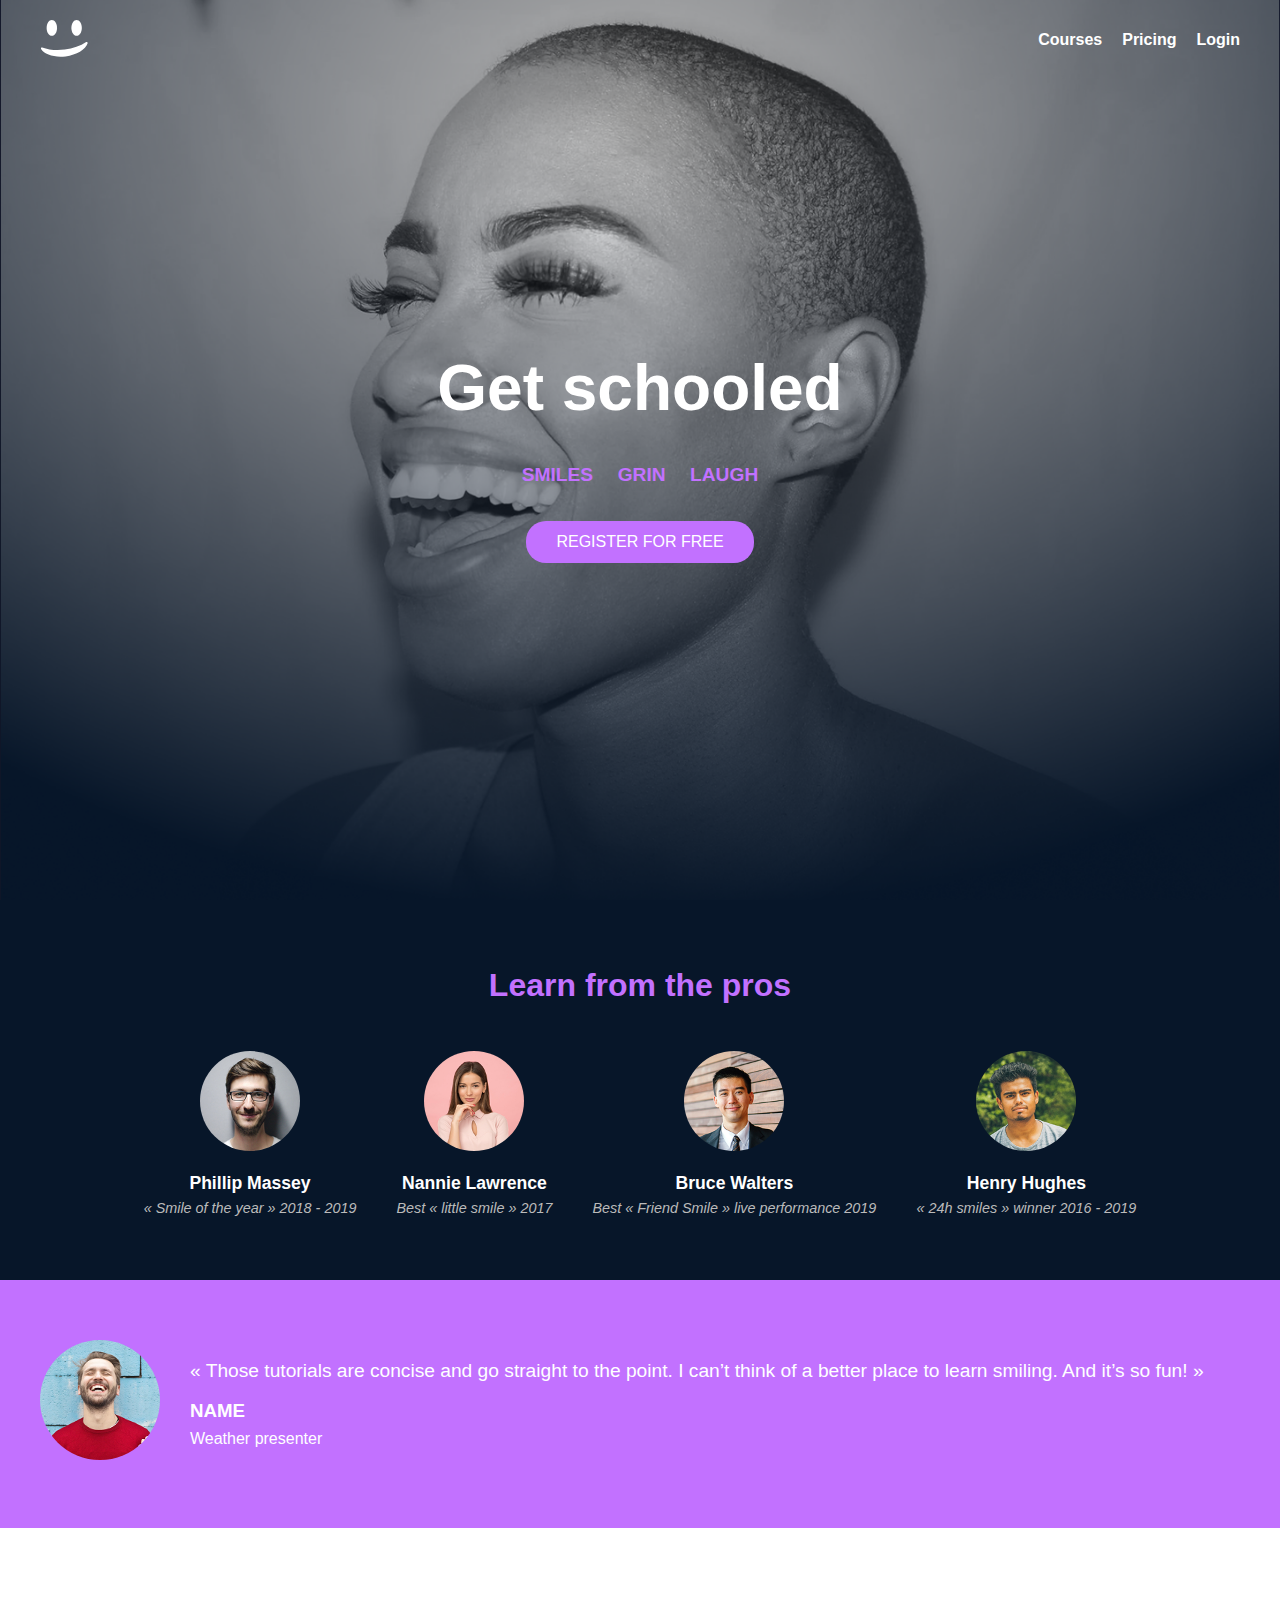
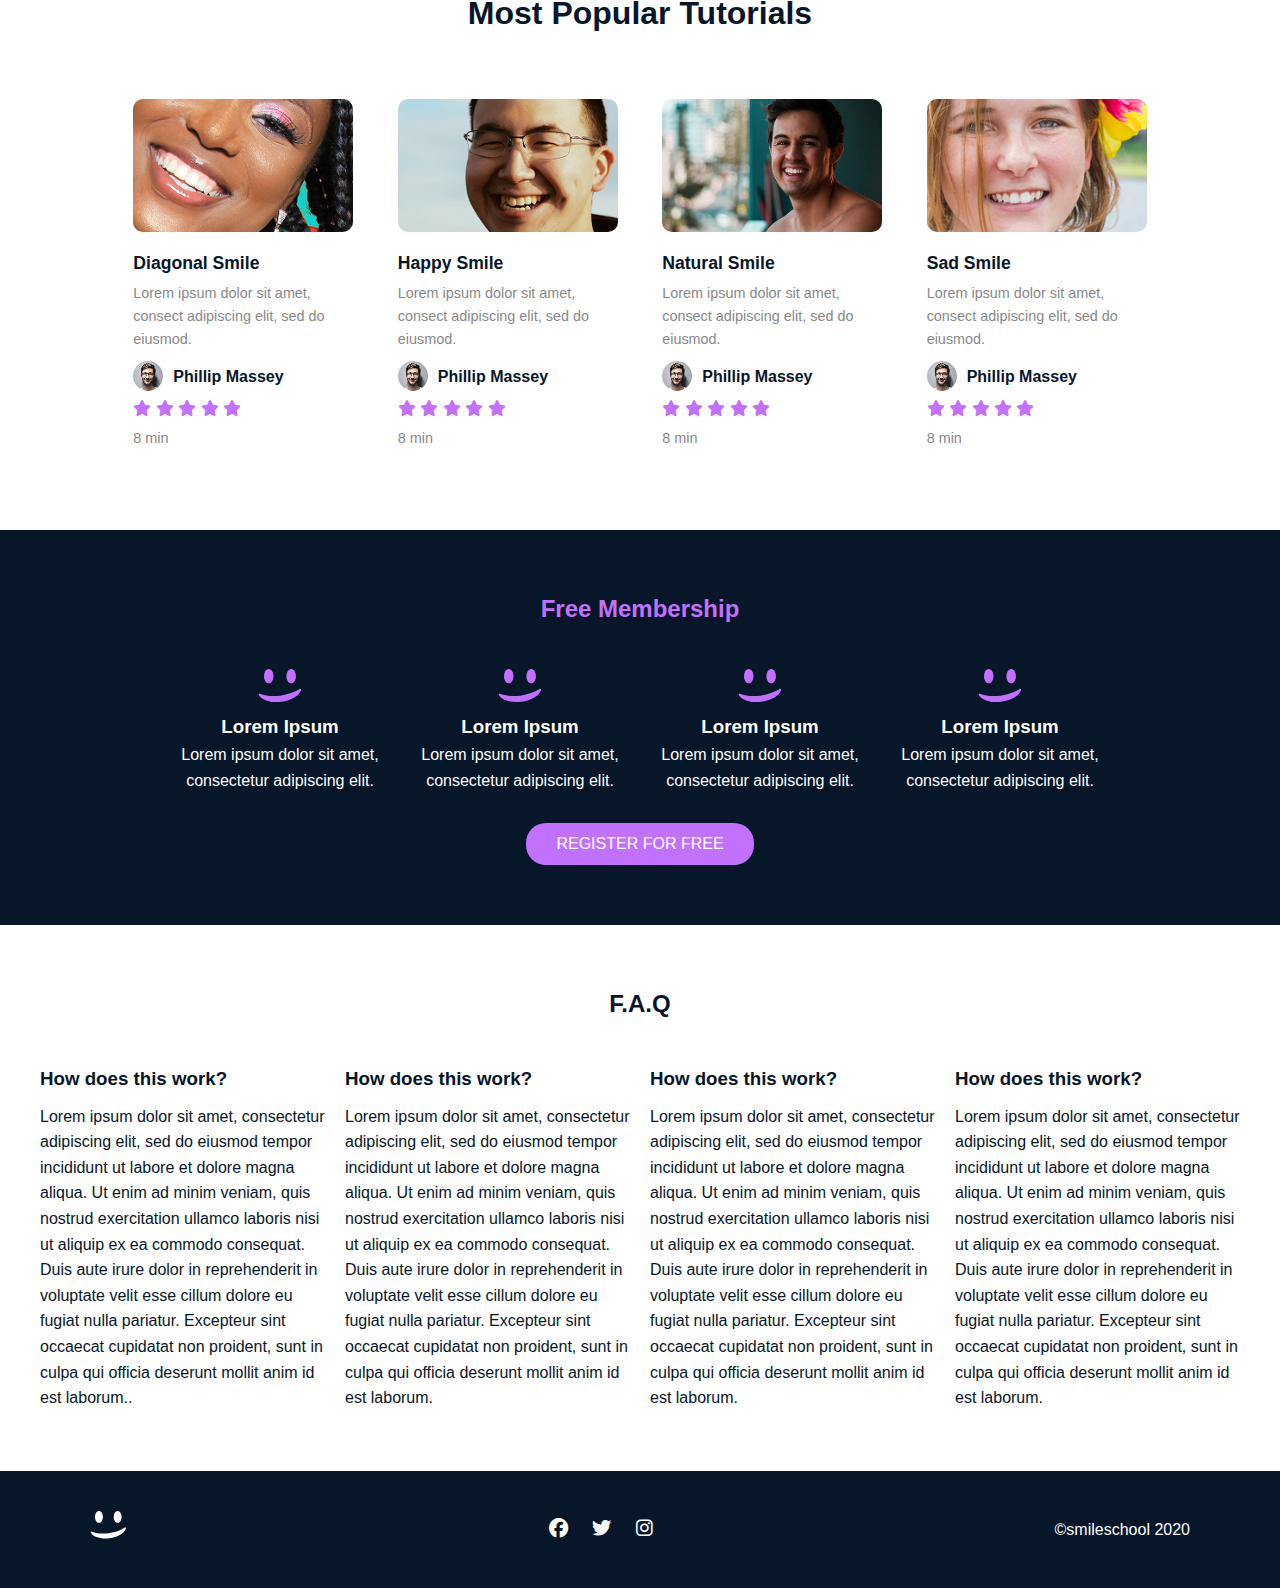
<file: css_advanced/index.html>
<!DOCTYPE html>
<html lang="en">
<head>
  <meta charset="UTF-8">
  <meta name="viewport" content="width=device-width, initial-scale=1.0">
  <title>Html Advanced</title>
  <!-- FontAwesome for icons -->
  <link rel="stylesheet" href="https://cdnjs.cloudflare.com/ajax/libs/font-awesome/6.5.0/css/all.min.css">
  <link href="styles.css" rel="stylesheet"> 

</head>
<body>

  <!-- ✅ Header Navigation -->
  <header id="Navbar">
    <nav>
      <img src="images/smile (1).svg" alt="logo">
      <ul>
        <li><a href="#courses">Courses</a></li>
        <li><a href="#pricing">Pricing</a></li>
        <li><a href="#login">Login</a></li>
      </ul>
    </nav>
  </header>

  <!-- ✅ Hero Banner Section -->
  <section class="banner">
  <div class="firstBlock">
    <h1>Get schooled</h1>
    <p><span>SMILES</span> <span>GRIN</span> <span>LAUGH</span></p>
    <button>REGISTER FOR FREE</button>
  </div>
</section>


  <!-- ✅ Mentor Profiles Section -->
  <section class="mentors">
    <h2>Learn from the pros</h2>
    <div class="profiles">
      <div class="profile1">
        <img src="images/1.png" alt="Phillip Massey">
        <h3>Phillip Massey</h3>
        <p>« Smile of the year » 2018 - 2019</p>
      </div>
      <div class="profile2">
        <img src="./images/6.png" alt="Nannie Lawrence">
        <h3>Nannie Lawrence</h3>
        <p>Best « little smile » 2017</p>
      </div>
      <div class="profile3">
        <img src="./images/7.png" alt="Bruce Walters">
        <h3>Bruce Walters</h3>
        <p>Best « Friend Smile » live performance 2019</p>
      </div>
      <div class="profile4">
        <img src="./images/8.png" alt="Henry Hughes">
        <h3>Henry Hughes</h3>
        <p>« 24h smiles » winner 2016 - 2019</p>
      </div>
    </div>
  </section>

  <!-- ✅ Quote Section -->
  <section class="quote">
    <div>
      <img src="./images/Bitmap.png" alt="Presenter Image">
    </div>
    <div>
      <blockquote>« Those tutorials are concise and go straight to the point. I can’t think of a better place to learn smiling. And it’s so fun! »</blockquote>
      <h3>NAME</h3>
      <p>Weather presenter</p>
    </div>
  </section>

  <!-- ✅ Most Popular Tutorials -->
  <section class="videoplays">
    <h2>Most Popular Tutorials</h2>

    <!-- Tutorial Card 1 -->
    <div class="video">
      <img src="./images/Bitmap (1).png" alt="Diagonal Smile">
      <h3>Diagonal Smile</h3>
      <p>Lorem ipsum dolor sit amet, consect adipiscing elit, sed do eiusmod.</p>
      <div class="author">
        <img src="./images/1 (3).png" alt="">
        <h4>Phillip Massey</h4>
      </div>
      <div class="stars">
        <i class="fa-solid fa-star"></i>
        <i class="fa-solid fa-star"></i>
        <i class="fa-solid fa-star"></i>
        <i class="fa-solid fa-star"></i>
        <i class="fa-solid fa-star"></i>
      </div>
      <p>8 min</p>
    </div>

    <!-- Tutorial Card 2 -->
    <div class="video">
      <img src="./images/Bitmap (4).png" alt="Happy Smile">
      <h3>Happy Smile</h3>
      <p>Lorem ipsum dolor sit amet, consect adipiscing elit, sed do eiusmod.</p>
      <div class="author">
        <img src="./images/1 (3).png" alt="">
        <h4>Phillip Massey</h4>
      </div>
      <div class="stars">
        <i class="fa-solid fa-star"></i>
        <i class="fa-solid fa-star"></i>
        <i class="fa-solid fa-star"></i>
        <i class="fa-solid fa-star"></i>
        <i class="fa-solid fa-star"></i>
      </div>
      <p>8 min</p>
    </div>

    <!-- Tutorial Card 3 -->
    <div class="video">
      <img src="./images/Bitmap (3).png" alt="Natural Smile">
      <h3>Natural Smile</h3>
      <p>Lorem ipsum dolor sit amet, consect adipiscing elit, sed do eiusmod.</p>
      <div class="author">
        <img src="./images/1 (3).png" alt="">
        <h4>Phillip Massey</h4>
      </div>
      <div class="stars">
        <i class="fa-solid fa-star"></i>
        <i class="fa-solid fa-star"></i>
        <i class="fa-solid fa-star"></i>
        <i class="fa-solid fa-star"></i>
        <i class="fa-solid fa-star"></i>
      </div>
      <p>8 min</p>
    </div>

    <!-- Tutorial Card 4 -->
    <div class="video">
      <img src="./images/Bitmap (2).png" alt="Sad Smile">
      <h3>Sad Smile</h3>
      <p>Lorem ipsum dolor sit amet, consect adipiscing elit, sed do eiusmod.</p>
      <div class="author">
        <img src="./images/1 (3).png" alt="">
        <h4>Phillip Massey</h4>
      </div>
      <div class="stars">
        <i class="fa-solid fa-star"></i>
        <i class="fa-solid fa-star"></i>
        <i class="fa-solid fa-star"></i>
        <i class="fa-solid fa-star"></i>
        <i class="fa-solid fa-star"></i>
      </div>
      <p>8 min</p>
    </div>
  </section>

  <!-- ✅ Free Membership Section -->
  <section class="membership">
    <h2>Free Membership</h2>
    <div class="benefits">
      <div class="block1">
        <img src="./images/smile.svg" alt="">
        <h3>Lorem Ipsum</h3>
        <p>Lorem ipsum dolor sit amet, consectetur adipiscing elit.</p>
      </div>
      <div class="block2">
        <img src="./images/smile.svg" alt="">
        <h3>Lorem Ipsum</h3>
        <p>Lorem ipsum dolor sit amet, consectetur adipiscing elit.</p>
      </div>
      <div class="block3">
        <img src="./images/smile.svg" alt="">
        <h3>Lorem Ipsum</h3>
        <p>Lorem ipsum dolor sit amet, consectetur adipiscing elit.</p>
      </div>
      <div class="block4">
        <img src="./images/smile.svg" alt="">
        <h3>Lorem Ipsum</h3>
        <p>Lorem ipsum dolor sit amet, consectetur adipiscing elit.</p>
      </div>
    </div>
    <button>REGISTER FOR FREE</button>
  </section>

  <!-- ✅ FAQ Section -->
  <section class="faq">
    <h2>F.A.Q</h2>
    <div class="faq-blocks">
      <div class="faq-item">
        <h3>How does this work?</h3>
        <p>Lorem ipsum dolor sit amet, consectetur adipiscing elit, sed do eiusmod tempor incididunt ut labore et dolore magna aliqua. Ut enim ad minim veniam, quis nostrud exercitation ullamco laboris nisi ut aliquip ex ea commodo consequat. Duis aute irure dolor in reprehenderit in voluptate velit esse cillum dolore eu fugiat nulla pariatur. Excepteur sint occaecat cupidatat non proident, sunt in culpa qui officia deserunt mollit anim id est laborum..</p>
      </div>
      <div class="faq-item">
        <h3>How does this work?</h3>
        <p>Lorem ipsum dolor sit amet, consectetur adipiscing elit, sed do eiusmod tempor incididunt ut labore et dolore magna aliqua. Ut enim ad minim veniam, quis nostrud exercitation ullamco laboris nisi ut aliquip ex ea commodo consequat. Duis aute irure dolor in reprehenderit in voluptate velit esse cillum dolore eu fugiat nulla pariatur. Excepteur sint occaecat cupidatat non proident, sunt in culpa qui officia deserunt mollit anim id est laborum.</p>
      </div>
      <div class="faq-item">
        <h3>How does this work?</h3>
        <p>Lorem ipsum dolor sit amet, consectetur adipiscing elit, sed do eiusmod tempor incididunt ut labore et dolore magna aliqua. Ut enim ad minim veniam, quis nostrud exercitation ullamco laboris nisi ut aliquip ex ea commodo consequat. Duis aute irure dolor in reprehenderit in voluptate velit esse cillum dolore eu fugiat nulla pariatur. Excepteur sint occaecat cupidatat non proident, sunt in culpa qui officia deserunt mollit anim id est laborum.</p>
      </div>
      <div class="faq-item">
        <h3>How does this work?</h3>
        <p>Lorem ipsum dolor sit amet, consectetur adipiscing elit, sed do eiusmod tempor incididunt ut labore et dolore magna aliqua. Ut enim ad minim veniam, quis nostrud exercitation ullamco laboris nisi ut aliquip ex ea commodo consequat. Duis aute irure dolor in reprehenderit in voluptate velit esse cillum dolore eu fugiat nulla pariatur. Excepteur sint occaecat cupidatat non proident, sunt in culpa qui officia deserunt mollit anim id est laborum.</p>
      </div>
    </div>
  </section>

  <!-- ✅ Footer Section -->
  <footer>
    <section class="footer-container">
      <div class="footer-left">
        <img src="images/smile (1).svg" alt="logo">
      </div>
        <div class="footer-right">
          <i class="fa-brands fa-facebook"></i>
          <i class="fa-brands fa-twitter"></i>
          <i class="fa-brands fa-instagram"></i>
        </div>
  
      <p>©smileschool 2020</p>
    </section>
  </footer>

</body>
</html>
</file>
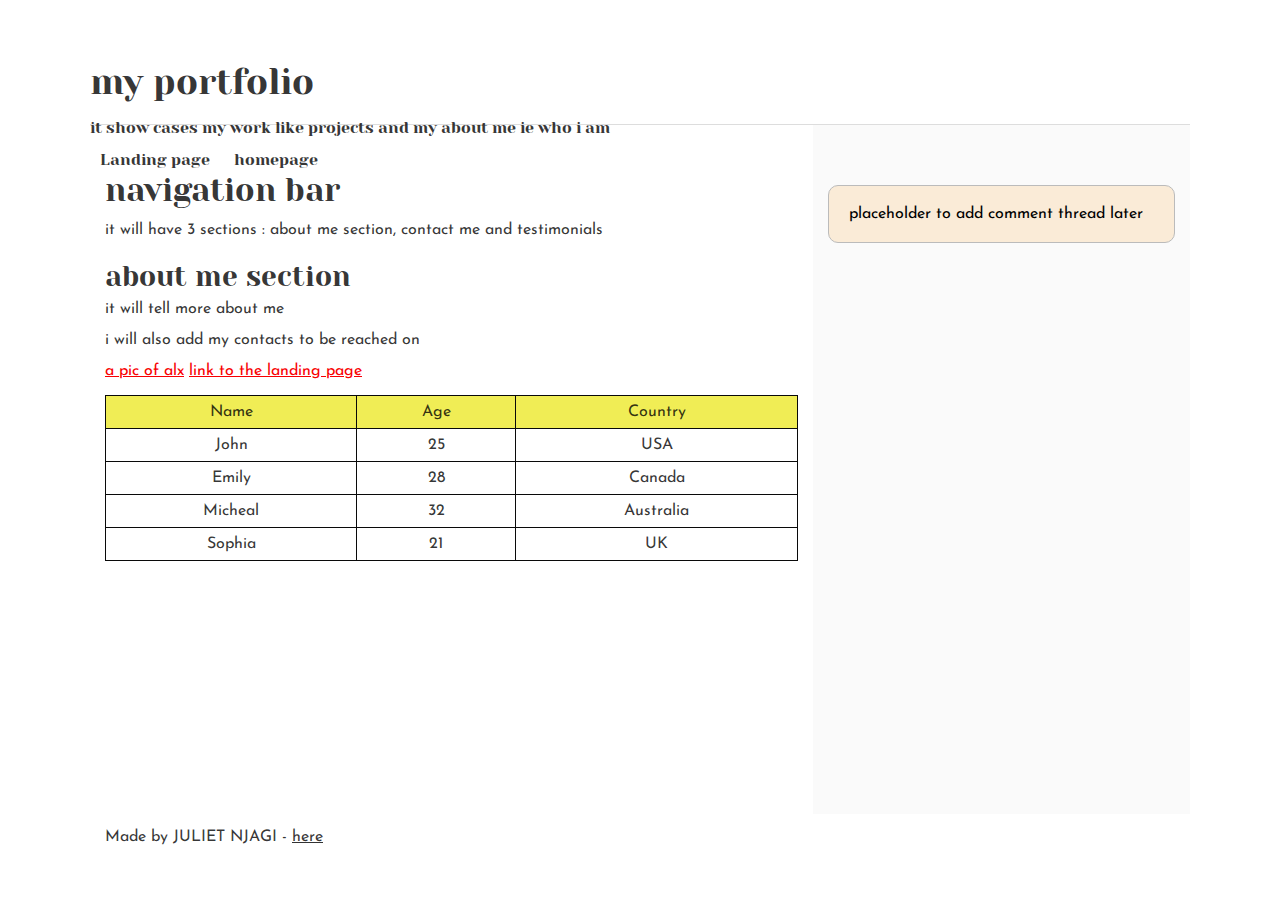
<file: css_basic/index.html>
<!DOCTYPE html>
<html lang="en">  
  <head>
    <meta charset="UTF-8">
    <meta name="viewport" content="width=device-width, initial-scale=1.0">
    <title>My first Website</title>
    <link href="base.css" rel="stylesheet">
    <link href="styles.css" rel="stylesheet"> 
  </head>

  <body class="works_on_smartphone">
    <!--header-->
    <header>
      <h1>my portfolio</h1>
        <p>it  show cases my work like projects and my about me ie who i am</p> 
      <ul>
        <li><a href="tweets.html"> Landing page</a></li>
        <li><a href="base_index.html"> homepage</a></li>
      </ul>

    </header>
 <!--main and articles-->
    <main>
      <article>
 <h2>navigation bar</h2>
    <p> it will have 3 sections : about me section, contact me and testimonials</p>
    <h3>about me section</h3>
    <p>it will tell more about me </p>
    <p>i will also add my contacts to be reached on </p>
<a href="https://i.ibb.co/gTDZZT8/ALX-Logo-07.png"> a pic of alx</a>
<a href="tweets.html">link to the landing page</a>

 <!--tables-->
<table>
  <thead>
    <tr>
      <th>Name</th>
      <th>Age</th>
      <th>Country</th>
    </tr>
  </thead>
  <tbody>
    <tr>
      <td>John</td>
      <td>25</td>
      <td>USA</td>
    </tr>
    <tr>
      <td>Emily</td>
     <td>28</td>
     <td>Canada</td>
  </tr>
    <tr>
      <td>Micheal</td>
     <td>32</td>
     <td>Australia</td>
  </tr>
  <tr>
    <td>Sophia</td>
    <td>21</td>
    <td>UK</td>
  </tr>
  </tbody>
</table>
      </article>

 <!--aside-->
<aside><p>placeholder to add comment thread later</p></aside>
</main>

 <!--footer-->
<footer>
<p>Made by JULIET NJAGI - <a href="https://i.ibb.co/gTDZZT8/ALX-Logo-07.png" target="_blank">here</a></p>

</footer>

  </body>
</html>
</file>
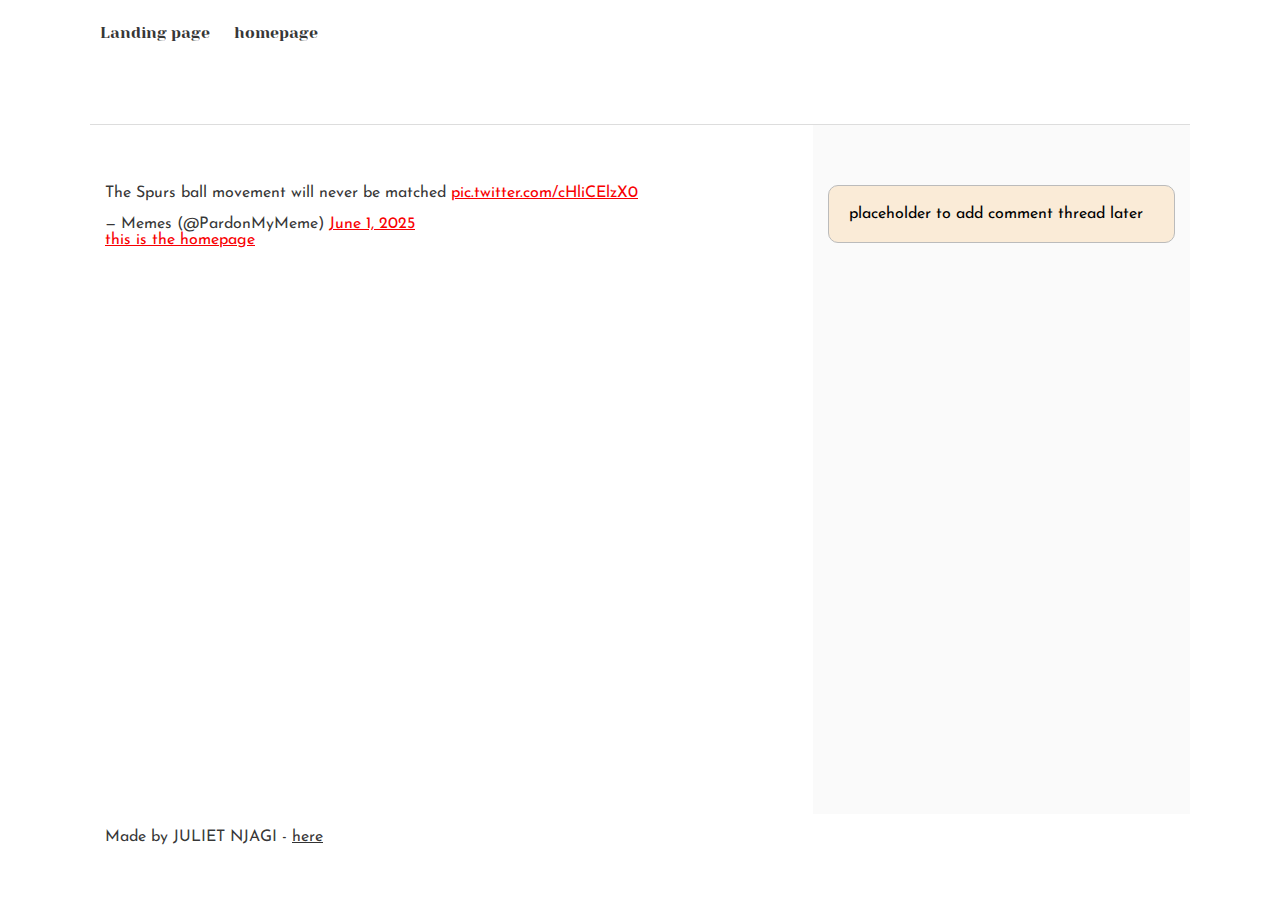
<file: css_basic/tweets.html>
<!DOCTYPE html>
<html lang="en">  
  <head>
    <meta charset="UTF-8">
    <meta name="viewport" content="width=device-width, initial-scale=1.0">
    <title>My first Website</title>
    <link href="base.css" rel="stylesheet">
    <link href="styles.css" rel="stylesheet">
  </head>
  <body>
    <header>
       
      <ul>
        <li><a href="index.html"> Landing page</a></li>
        <li><a href="base_index.html"> homepage</a></li>
      </ul>
      
    </header>

    <main>

      <article>
<blockquote class="twitter-tweet"><p lang="en" dir="ltr">The Spurs ball movement will never be matched 
      <a href="https://t.co/cHliCElzX0">pic.twitter.com/cHliCElzX0</a></p>&mdash; Memes (@PardonMyMeme) 
      <a href="https://twitter.com/PardonMyMeme/status/1929004289856266739?ref_src=twsrc%5Etfw">June 1, 2025</a></blockquote>
       <script async src="https://platform.twitter.com/widgets.js" charset="utf-8"></script>

       <a href="index.html">this is the homepage</a>
      </article>

     <aside><p>placeholder to add comment thread later</p></aside>


    </main>
  
    <footer>
     <p>Made by JULIET NJAGI - <a href="https://i.ibb.co/gTDZZT8/ALX-Logo-07.png" target="_blank">here</a></p>
    </footer>

  </body>
</html>
<!--Add in the body of the page:

embed at least one tweet (Here’s the official documentation from Twitter about embedding single tweets in a webpage’s HTML code.)
contain a link to your index.html webpage, for users who may go back to your homepage
In index.html, add a link to tweets.html, for users landing on your homepage, who want to see your tweets!-->
</file>
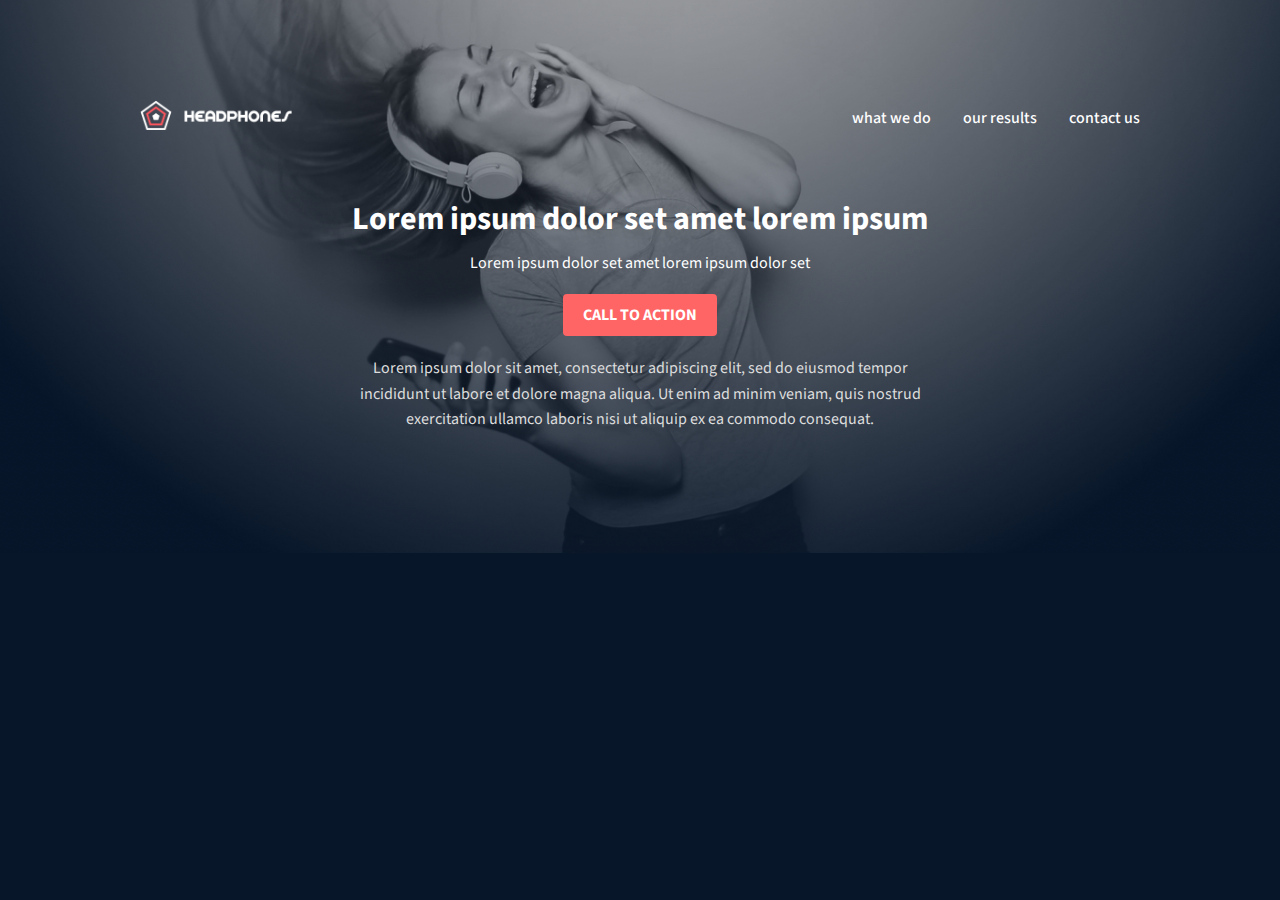
<file: headphones/0-index.html>
<!DOCTYPE html>
<html lang="en">
<head>
  <meta charset="UTF-8" />
  <meta name="viewport" content="width=device-width, initial-scale=1.0" />
  <title>Headphones - Home</title>
  <link rel="stylesheet" href="0-styles.css" />
  <link href="https://fonts.googleapis.com/css2?family=Source+Sans+Pro&display=swap" rel="stylesheet">
</head>
<body>
  <header class="main-header">
    <nav class="navbar">
      <div class="logo">
        <img src="images/logo_headphones.png" alt="Headphones Logo" />
      </div>
      <ul class="nav-links">
        <li><a href="#">what we do</a></li>
        <li><a href="#">our results</a></li>
        <li><a href="#">contact us</a></li>
      </ul>
    </nav>
    <section class="hero">
      <h1>Lorem ipsum dolor set amet lorem ipsum</h1>
      <p>Lorem ipsum dolor set amet lorem ipsum dolor set</p>
      <a href="#" class="btn">CALL TO ACTION</a>
      <p class="hero-desc">
        Lorem ipsum dolor sit amet, consectetur adipiscing elit, sed do eiusmod tempor incididunt ut
        labore et dolore magna aliqua. Ut enim ad minim veniam, quis nostrud exercitation ullamco
        laboris nisi ut aliquip ex ea commodo consequat.
      </p>
    </section>
  </header>
</body>
</html>
</file>
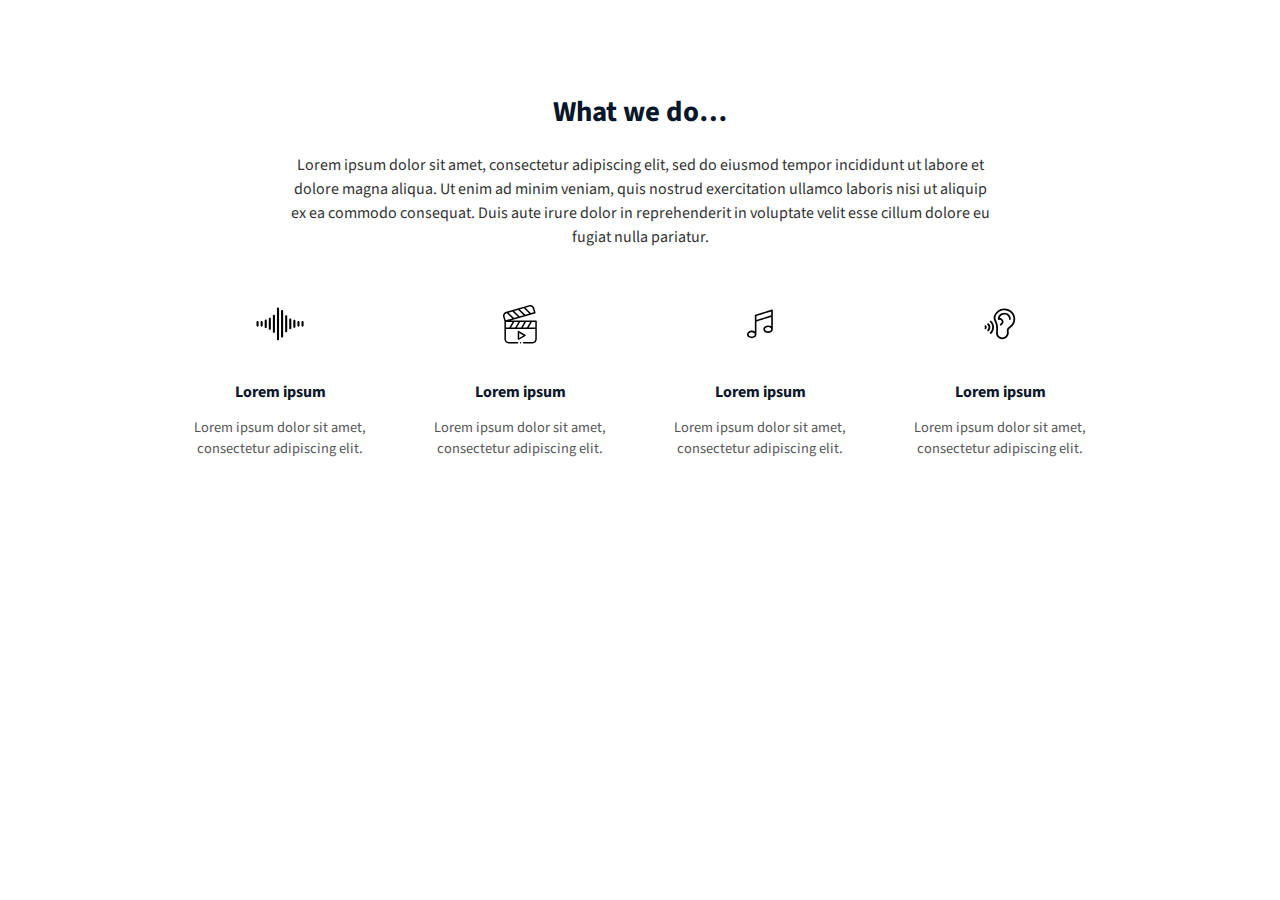
<file: headphones/1-index.html>
<!DOCTYPE html>
<html lang="en">
<head>
  <meta charset="UTF-8" />
  <meta name="viewport" content="width=device-width, initial-scale=1.0" />
  <title>Headphones - What We Do</title>
  <link rel="stylesheet" href="1-styles.css" />
  <link href="https://fonts.googleapis.com/css2?family=Source+Sans+Pro&display=swap" rel="stylesheet">
</head>
<body>
  <section class="what-we-do">
    <h2>What we do…</h2>
    <p class="intro">
      Lorem ipsum dolor sit amet, consectetur adipiscing elit, sed do eiusmod tempor incididunt ut
      labore et dolore magna aliqua. Ut enim ad minim veniam, quis nostrud exercitation ullamco
      laboris nisi ut aliquip ex ea commodo consequat. Duis aute irure dolor in reprehenderit in
      voluptate velit esse cillum dolore eu fugiat nulla pariatur.
    </p>

    <div class="features">
      <div class="feature">
        <img src="images/ic_sound.svg" alt="Sound icon" />
        <h3>Lorem ipsum</h3>
        <p>Lorem ipsum dolor sit amet, consectetur adipiscing elit.</p>
      </div>
      <div class="feature">
        <img src="images/ic_video.svg" alt="Video icon" />
        <h3>Lorem ipsum</h3>
        <p>Lorem ipsum dolor sit amet, consectetur adipiscing elit.</p>
      </div>
      <div class="feature">
        <img src="images/ic_music.svg" alt="Music icon" />
        <h3>Lorem ipsum</h3>
        <p>Lorem ipsum dolor sit amet, consectetur adipiscing elit.</p>
      </div>
      <div class="feature">
        <img src="images/ic_hearing.svg" alt="Hearing icon" />
        <h3>Lorem ipsum</h3>
        <p>Lorem ipsum dolor sit amet, consectetur adipiscing elit.</p>
      </div>
    </div>
  </section>
</body>
</html>
</file>
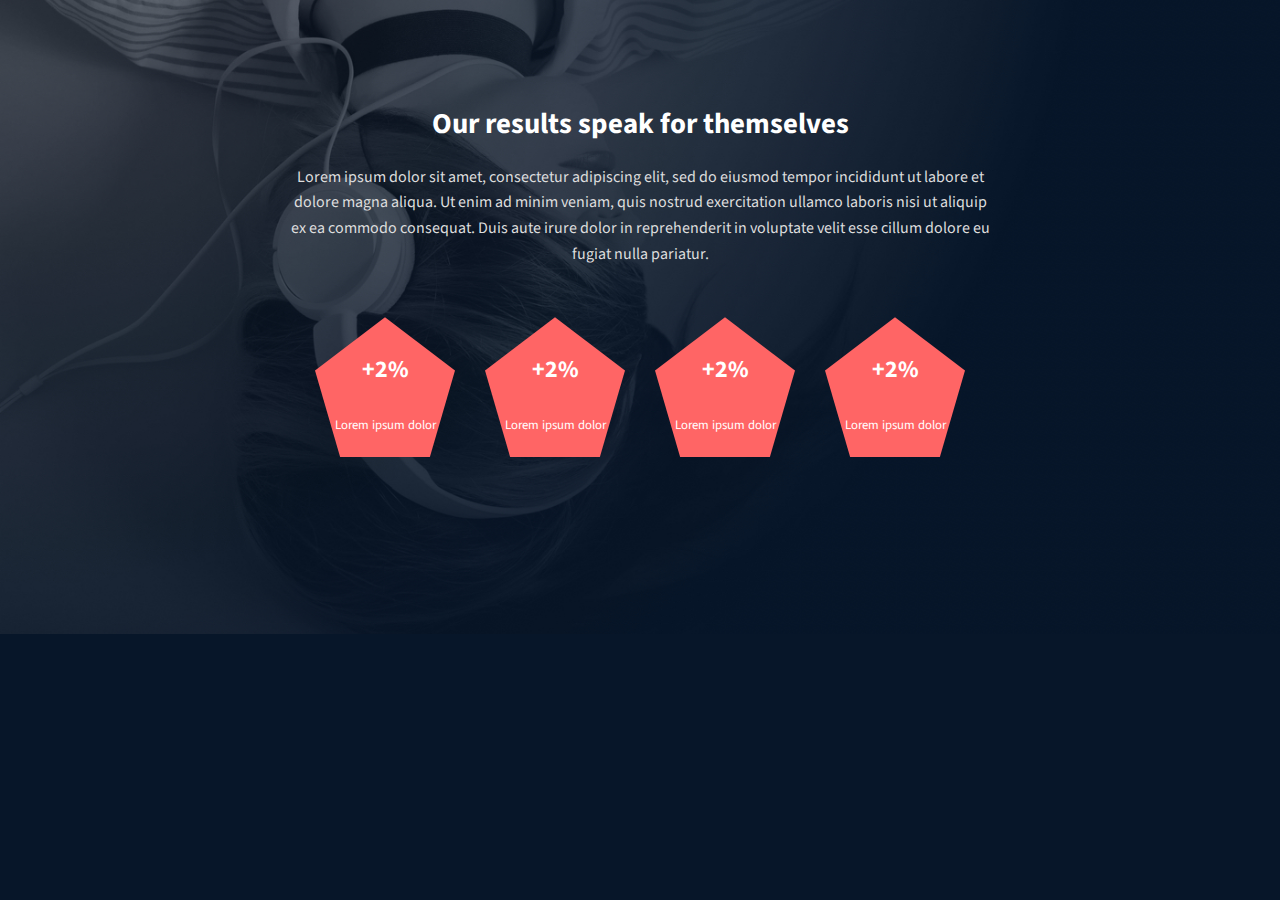
<file: headphones/2-index.html>
<!DOCTYPE html>
<html lang="en">
<head>
  <meta charset="UTF-8" />
  <meta name="viewport" content="width=device-width, initial-scale=1.0" />
  <title>Headphones - Our Results</title>
  <link rel="stylesheet" href="2-styles.css" />
  <link href="https://fonts.googleapis.com/css2?family=Source+Sans+Pro&display=swap" rel="stylesheet">
</head>
<body>
  <section class="results">
    <div class="results-text">
      <h2>Our results speak for themselves</h2>
      <p>
        Lorem ipsum dolor sit amet, consectetur adipiscing elit, sed do eiusmod tempor incididunt ut
        labore et dolore magna aliqua. Ut enim ad minim veniam, quis nostrud exercitation ullamco
        laboris nisi ut aliquip ex ea commodo consequat. Duis aute irure dolor in reprehenderit in
        voluptate velit esse cillum dolore eu fugiat nulla pariatur.
      </p>
    </div>

    <div class="pentagon-row">
      <div class="pentagon">
        <p class="percent">+2%</p>
        <p class="label">Lorem ipsum dolor</p>
      </div>
      <div class="pentagon">
        <p class="percent">+2%</p>
        <p class="label">Lorem ipsum dolor</p>
      </div>
      <div class="pentagon">
        <p class="percent">+2%</p>
        <p class="label">Lorem ipsum dolor</p>
      </div>
      <div class="pentagon">
        <p class="percent">+2%</p>
        <p class="label">Lorem ipsum dolor</p>
      </div>
    </div>
  </section>
</body>
</html>
</file>
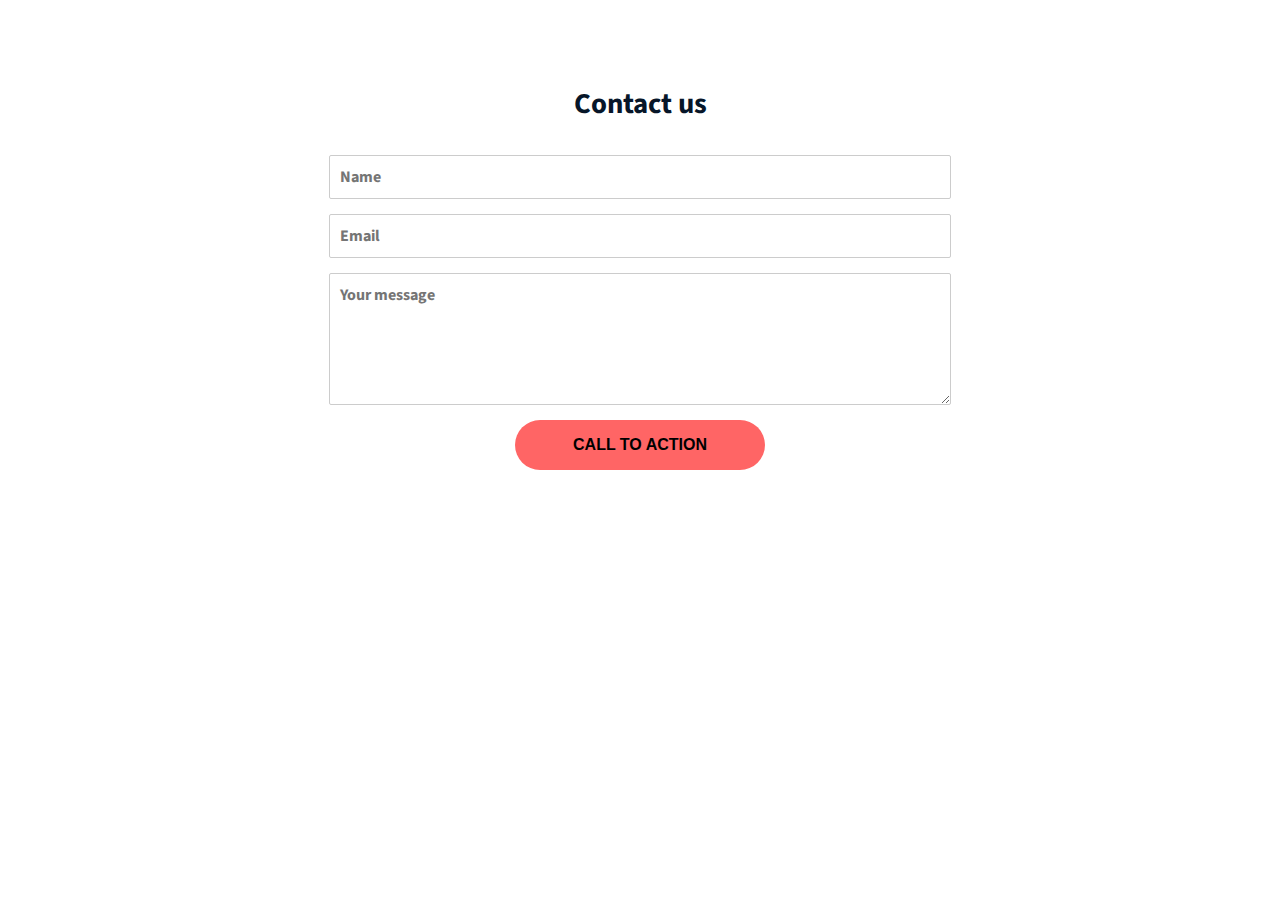
<file: headphones/3-index.html>
<!DOCTYPE html>
<html lang="en">
<head>
  <meta charset="UTF-8" />
  <meta name="viewport" content="width=device-width, initial-scale=1.0" />
  <title>Headphones - Contact Us</title>
  <link rel="stylesheet" href="3-styles.css" />
  <link href="https://fonts.googleapis.com/css2?family=Source+Sans+Pro&display=swap" rel="stylesheet" />
</head>
<body>
  <section class="contact-section">
    <h2>Contact us</h2>
    <form class="contact-form" action="#" method="POST">
      <input type="text" name="name" placeholder="Name" required />
      <input type="email" name="email" placeholder="Email" required />
      <textarea name="message" rows="5" placeholder="Your message" required></textarea>
      <button type="submit">CALL TO ACTION</button>
    </form>
  </section>
</body>
</html>
</file>
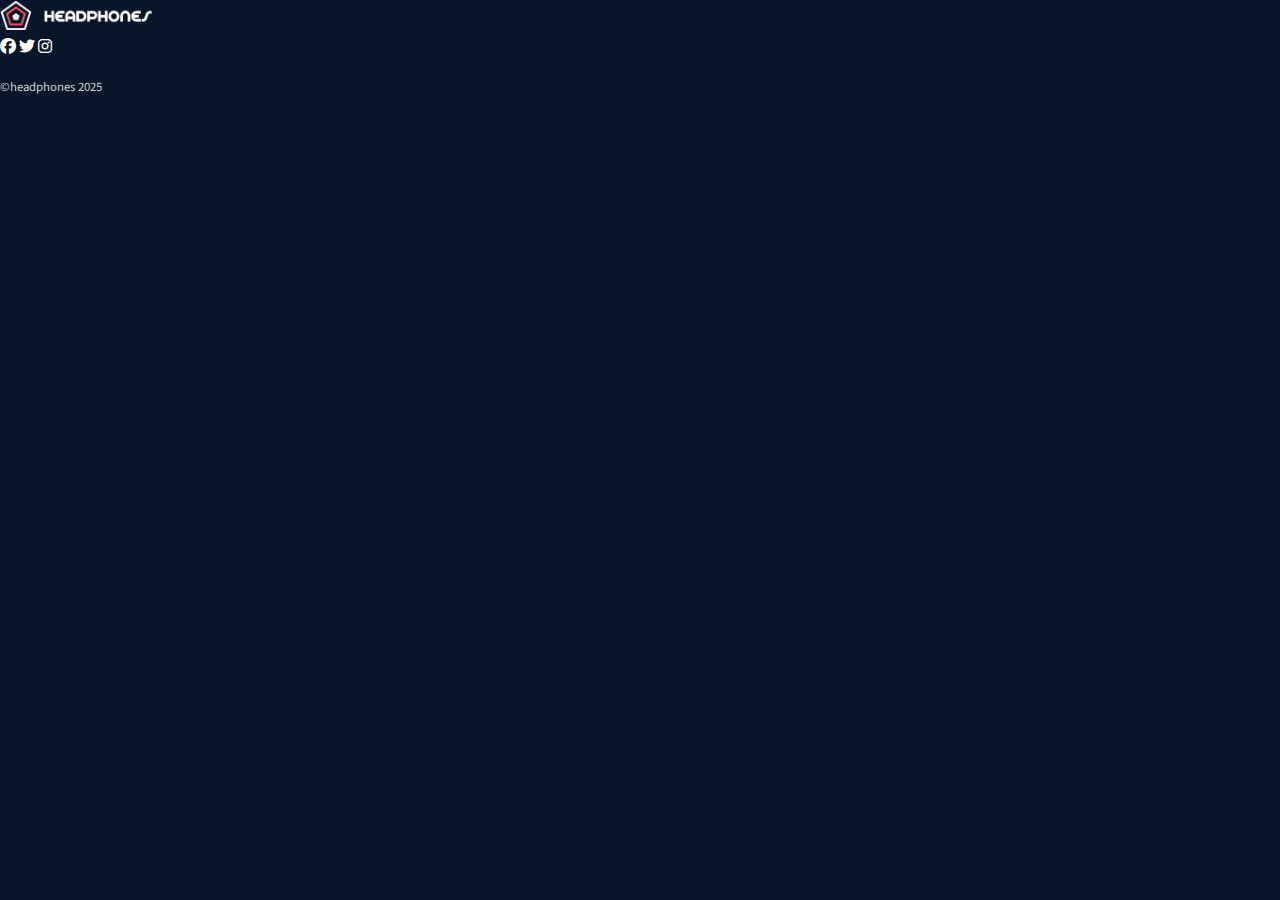
<file: headphones/4-index.html>
<!DOCTYPE html>
<html lang="en">
<head>
  <meta charset="UTF-8" />
  <meta name="viewport" content="width=device-width, initial-scale=1.0" />
  <title>Headphones - Footer</title>
  <link rel="stylesheet" href="4-styles.css" />
  <link href="https://fonts.googleapis.com/css2?family=Source+Sans+Pro&display=swap" rel="stylesheet" />
  <link rel="stylesheet" href="https://cdnjs.cloudflare.com/ajax/libs/font-awesome/6.5.0/css/all.min.css">


</head>
<body>
  <footer>
    <section class="footer-container">
    <div class="footer-left">
      <img src="images/logo_headphones.png" alt="Headphones Logo" class="footer-logo" />
    </div>
        <div class="footer-right">
          <i class="fa-brands fa-facebook"></i>
          <i class="fa-brands fa-twitter"></i>
          <i class="fa-brands fa-instagram"></i>
        </div>
    <p class="footer-copy">©headphones 2025</p>
      </section>
  </footer>

</body>
</html>
</file>
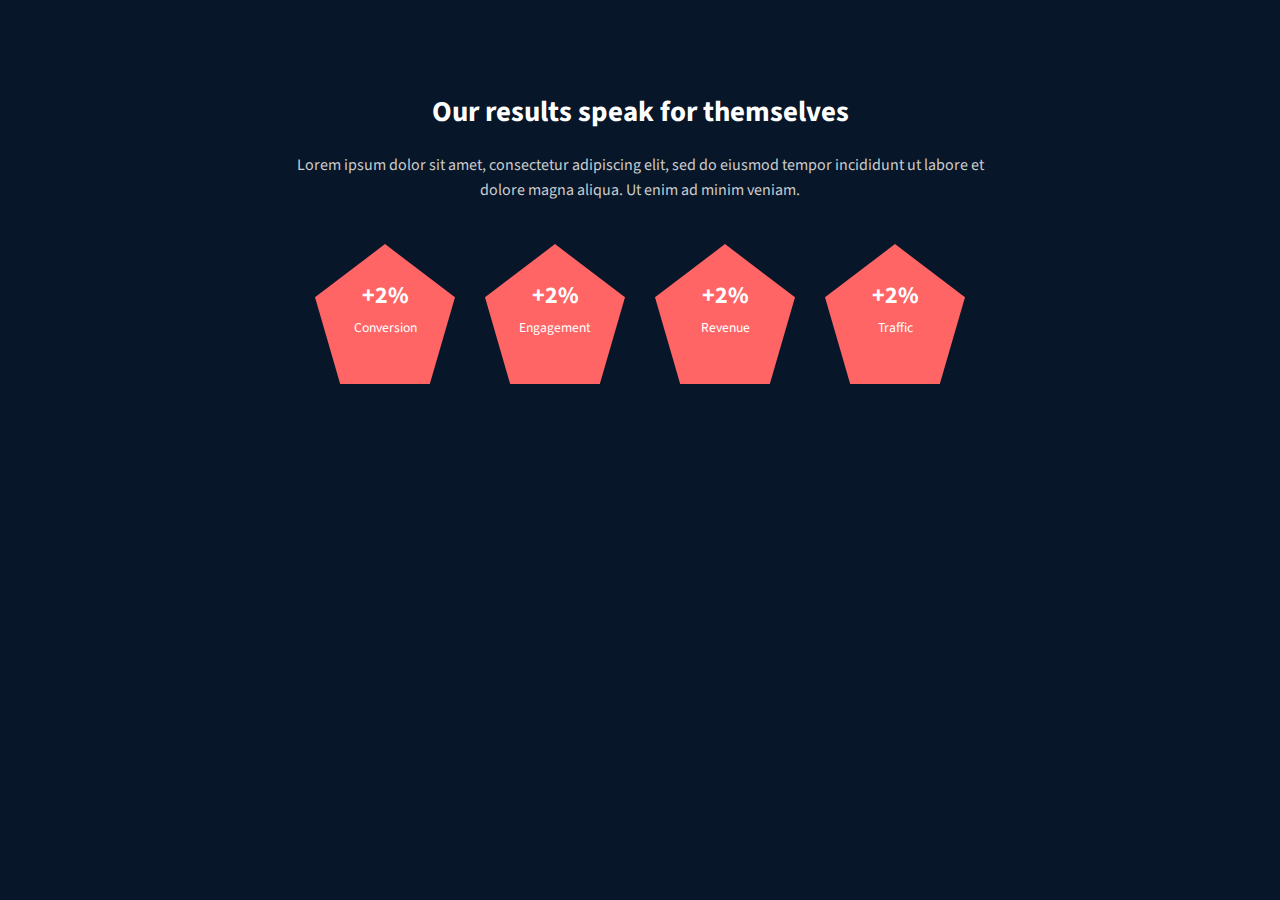
<file: headphones/6-index.html>
<!DOCTYPE html>
<html lang="en">
<head>
  <meta charset="UTF-8" />
  <meta name="viewport" content="width=device-width, initial-scale=1.0" />
  <title>Headphones - CSS Pentagons</title>
  <link rel="stylesheet" href="6-styles.css" />
  <link href="https://fonts.googleapis.com/css2?family=Source+Sans+Pro&display=swap" rel="stylesheet">
</head>
<body>
  <section class="results">
    <div class="results-text">
      <h2>Our results speak for themselves</h2>
      <p>
        Lorem ipsum dolor sit amet, consectetur adipiscing elit, sed do eiusmod tempor incididunt ut
        labore et dolore magna aliqua. Ut enim ad minim veniam.
      </p>
    </div>

    <div class="pentagon-row">
      <div class="pentagon">
        <div class="center-text">
          <p class="percent">+2%</p>
          <p class="label">Conversion</p>
        </div>
      </div>
      <div class="pentagon">
        <div class="center-text">
          <p class="percent">+2%</p>
          <p class="label">Engagement</p>
        </div>
      </div>
      <div class="pentagon">
        <div class="center-text">
          <p class="percent">+2%</p>
          <p class="label">Revenue</p>
        </div>
      </div>
      <div class="pentagon">
        <div class="center-text">
          <p class="percent">+2%</p>
          <p class="label">Traffic</p>
        </div>
      </div>
    </div>
  </section>
</body>
</html>
</file>
<file: css_basic/base.css>
/* Importing webfonts */
/* (If you're learning CSS, you should disregard that) */

@import url(https://fonts.googleapis.com/css?family=Yeseva+One);
@import url(https://fonts.googleapis.com/css?family=Josefin+Sans:400,700,700italic,400italic);


/* CSS reset rules */

html, body {
	height: 100%;
	min-height: 100%;
}
html, body, div, span, applet, object, iframe,
h1, h2, h3, h4, h5, h6, p, blockquote, pre,
a, abbr, acronym, address, big, cite, code,
del, dfn, img, ins, kbd, q, s, samp,
small, strike, sub, sup, tt, var,
b, u, i, center,
dl, dt, dd,
fieldset, form, label, legend,
table, caption, tbody, tfoot, thead, tr, th, td,
article, aside, canvas, details, embed, 
figure, figcaption, footer, header, hgroup, 
menu, nav, output, ruby, section, summary,
time, mark, audio, video {
	margin: 0;
	padding: 0;
	border: 0;
	font-size: 100%;
	font: inherit;
	vertical-align: baseline;
}
/* HTML5 display-role reset for older browsers */
article, aside, details, figcaption, figure, 
footer, header, hgroup, menu, nav, section {
	display: block;
}
body {
	line-height: 1;
}
blockquote, q {
	quotes: none;
}
blockquote:before, blockquote:after,
q:before, q:after {
	content: '';
	content: none;
}
table {
	border-collapse: collapse;
	border-spacing: 0;
}


/* Fonts and colors */

body {
	font-family: 'Josefin Sans', serif;
	color: rgba(0, 0, 0, 0.8);
}
h1, h2, h3, h4, h5, h6, header {
	font-family: 'Yeseva One', sans-serif;
}
article {
}
header {
	border-bottom: 1px solid rgb(221,221,221);
	transition: border-bottom-color 1s ease;
}
header a {
	color: rgba(0, 0, 0, 0.8);
}
aside {
	background: #FAFAFA;
}
aside p {
	border: 1px solid #bbb;
	background: #ddd;
	color: black;
}
footer a {
	color: rgba(0, 0, 0, 0.8);
}
a {
	color: #F80002;
}


/* Positioning and margins */

@media (min-width: 1100px) {
	body {
		width: 1100px;
		margin: 0 auto;
	}
}

article {
	padding: 50px 15px;
}
article > *:first-child {
	margin-top: 0;
}
aside {
	padding: 50px 15px;
}
header .right {
	float: right;
	margin: 0 10px 15px;
}


/* Header */
header {
	padding: 20px 0;
	height: 80px;
}
header ul {
	list-style: none;
	margin: 0;
	padding: 0;
}
header li {
	display: inline;
	vertical-align:middle;
}
header li:first-child {
	margin: 0;
}
header li a {
	margin: 0 10px;
}
header li.logo {
	font-size: 36px;
}
header a {
	text-decoration: none;
}


/* Aside */

aside p {
	border-radius: 10px;
	padding: 20px 20px;
}


/* Footer */

footer {
	padding: 5px 15px;
	height: 80px;
}


/* Text styles and margins */

p {
	margin-bottom: 15px;
}
h1 {
	font-size: 36px;
	margin: 40px 0 20px;
}
h2 {
	font-size: 32px;
	margin: 30px 0 15px;
}
h3 {
	font-size: 28px;
	margin: 25px 0 10px;
}
h4 {
	font-size: 20px;
	font-weight: bold;
	margin: 20px 0 10px;
}
h5 {
	font-size: 18px;
	font-weight: bold;
	margin: 15px 0 10px;
}
h6 {
	font-weight: bold;
	margin: 5px 0;
}

@media (max-width: 800px) {
  body.works_on_smartphone {
  	display: block;
  }
  body.works_on_smartphone main {
  	display: block;
  }
  header .right {
  	float: none;
  }
}
</file>
<file: css_basic/styles.css>
body{
    display: flex;
    flex-direction: column;
    overflow-y: scroll;
    margin: 5px;
    padding: 4px;
}

main{
    display: flex;
    flex-direction: row;
    flex: auto;
    
}

article{
    flex: 2;
    overflow-y: auto;
    padding: 50px 15px;
}

aside{
    flex: 1;
    overflow-y: auto;
    padding:10px;
    padding: 50px 15px;
}
aside p {
	border-radius: 10px;
	padding: 20px 20px;
    background-color: antiquewhite;
}

/*paragraphs*/
p{
   margin-top: 10px;
   margin-bottom: 15px; 
}


/*positions*/
@media (max-width: 800px) {
  body.works_on_smartphone {
  	display: block;
  }
  body.works_on_smartphone main {
  	display: block;
  }
  header .right {
  	float: none;
  }
}

/* Text styles and margins */
h1 {
	font-size: 36px;
	margin: 40px 0 20px;
}
h2 {
	font-size: 32px;
	margin: 30px 0 15px;
}
h3 {
	font-size: 28px;
	margin: 25px 0 10px;
}
/*h4 {
	font-size: 20px;
	font-weight: bold;
	margin: 20px 0 10px;
}
h5 {
	font-size: 18px;
	font-weight: bold;
	margin: 15px 0 10px;
}
h6 {
	font-weight: bold;
	margin: 5px 0;
}*/

@media (min-width: 1100px) {
	body {
		width: 1100px;
		margin: 0 auto;
	}
}

header .right {
	float: right;
	margin: 0 10px 15px;
}


/* Header */
header {
	padding: 20px 0;
	height: 80px;
}
header ul {
	list-style: none;
	margin: 0;
	padding: 0;
}
header li {
	display: inline;
	vertical-align:middle;
}
header li:first-child {
	margin: 0;
}
header li a {
	margin: 0 10px;
}
header li.logo {
	font-size: 36px;
}
header a {
	text-decoration: none;
}




/* Footer */

footer {
	padding: 5px 15px;
	height: 80px;
}

/* tables */
table {
  width: 100%;
  border-collapse: collapse;
  margin-top: 1rem;
}

table th,
table td {
  border: 1px solid #090909;
  padding: 0.5rem;
  text-align: center;
}

table th {
  background-color: #f0ed55;
}
</file>
<file: headphones/1-styles.css>
body {
  font-family: 'Source Sans Pro', sans-serif;
  background: #fff;
  color: #071629;
  padding: 60px 20px;
  text-align: center;
}

.what-we-do h2 {
  font-size: 1.8rem;
  margin-bottom: 20px;
}

.intro {
  max-width: 700px;
  margin: 0 auto 50px;
  font-size: 1rem;
  color: #333;
  line-height: 1.5;
}

.features {
  display: flex;
  flex-wrap: wrap;
  justify-content: center;
  gap: 40px;
}

.feature {
  max-width: 200px;
}

.feature img {
  width: 50px;
  margin-bottom: 10px;
}

.feature h3 {
  font-size: 1rem;
  margin-bottom: 10px;
}

.feature p {
  font-size: 0.9rem;
  color: #555;
}

/* Mobile View */
@media (max-width: 480px) {
  .features {
    flex-direction: column;
    align-items: center;
  }
}
</file>
<file: headphones/2-styles.css>
body {
  font-family: 'Source Sans Pro', sans-serif;
  margin: 0;
  padding: 0;
  background: #071629 url("images/headphones_hero_2.jpg") no-repeat center center/cover;
  color: white;
  text-align: center;
  padding: 80px 20px;
}

.results-text {
  max-width: 700px;
  margin: 0 auto 50px;
}

.results-text h2 {
  font-size: 1.8rem;
  margin-bottom: 20px;
}

.results-text p {
  font-size: 1rem;
  color: #ddd;
  line-height: 1.6;
}

.pentagon-row {
  display: flex;
  flex-wrap: wrap;
  justify-content: center;
  gap: 30px;
}

.pentagon {
  width: 140px;
  height: 140px;
  background: #FF6565;
  clip-path: polygon(50% 0%, 100% 38%, 82% 100%, 18% 100%, 0% 38%);
  display: flex;
  flex-direction: column;
  justify-content: center;
  align-items: center;
}

.pentagon .percent {
  font-size: 1.5rem;
  font-weight: bold;
  color: white;
}

.pentagon .label {
  font-size: 0.8rem;
  color: white;
  margin-top: 5px;
}

/* Mobile View */
@media (max-width: 480px) {
  .pentagon {
    width: 100px;
    height: 100px;
  }

  .pentagon .percent {
    font-size: 1.2rem;
  }
}
</file>
<file: headphones/3-styles.css>
body {
  font-family: 'Source Sans Pro', sans-serif;
  margin: 0;
  padding: 0;
  background-color: #fff;
  color: #071629;
  text-align: center;
  padding: 60px 20px;
}



.contact-section {
  max-width: 600px;
  margin: 0 auto;
}

.contact-section h2 {
  font-size: 1.8rem;
  margin-bottom: 30px;
   font-weight: bold;
  justify-content: center;
}

.contact-form {
  display: flex;
  flex-direction: column;
  align-items: center;
  gap: 15px;
}

.contact-form input,
.contact-form textarea {
  padding: 10px;
  font-size: 1rem;
  border: 1px solid #ccc;
  border-radius: 2px;
  font-weight: bold;
  color: #000;;
  font-family: inherit;
  width: 100%;
}

.contact-form button {
  background-color: #FF6565;
  width: 250px;
  height: 50px;
  border: none;
  padding: 7px;
  font-weight: bold;
  display: inline-block;
  font-size: 1rem;
  border-radius: 40px;
  cursor: pointer;
  transition: opacity 0.3s ease;
}

.contact-form button:hover {
  opacity: 0.9;
}

/* Mobile */
@media (max-width: 480px) {
  .contact-form input,
  .contact-form textarea {
    font-size: 0.9rem;
  }
}
</file>
<file: headphones/4-styles.css>
body {
  margin: 0;
  padding: 0;
  font-family: 'Source Sans Pro', sans-serif;
  background-color: #071629;
  color: white;
}

.main-footer {
  padding: 40px 20px;
  text-align: center;
  background-color: #071629;
}

.footer-content {
  display: flex;
  flex-direction: column;
  align-items: center;
  gap: 20px;
}

.footer-logo {
  height: 30px;
}

.footer-socials {
  list-style: none;
  display: flex;
  gap: 20px;
  padding: 0;
  margin: 0;
}

.footer-socials li a img {
  height: 20px;
  transition: opacity 0.3s ease;
}

.footer-socials li a img:hover {
  opacity: 0.8;
}

.footer-copy {
  margin-top: 20px;
  font-size: 0.8rem;
  color: #ccc;
}

/* Mobile */
@media (max-width: 480px) {
  .footer-socials {
    gap: 15px;
  }

  .footer-copy {
    font-size: 0.75rem;
  }
}
</file>
<file: headphones/6-styles.css>
body {
  font-family: 'Source Sans Pro', sans-serif;
  background-color: #071629;
  color: white;
  padding: 60px 20px;
  text-align: center;
}

.results-text {
  max-width: 700px;
  margin: 0 auto 40px;
}

.results-text h2 {
  font-size: 1.8rem;
  margin-bottom: 20px;
}

.results-text p {
  font-size: 1rem;
  color: #ccc;
  line-height: 1.6;
}

.pentagon-row {
  display: flex;
  flex-wrap: wrap;
  justify-content: center;
  gap: 30px;
}

.pentagon {
  width: 140px;
  height: 140px;
  background-color: #FF6565;
  clip-path: polygon(50% 0%, 100% 38%, 82% 100%, 18% 100%, 0% 38%);
  display: flex;
  justify-content: center;
  align-items: center;
}

.center-text {
  text-align: center;
}

.percent {
  font-size: 1.5rem;
  font-weight: bold;
  color: white;
  margin: 0;
}

.label {
  font-size: 0.85rem;
  color: white;
  margin-top: 5px;
}

/* Mobile */
@media (max-width: 480px) {
  .pentagon {
    width: 100px;
    height: 100px;
  }

  .percent {
    font-size: 1.2rem;
  }

  .label {
    font-size: 0.75rem;
  }
}
</file>
<file: css_advanced/styles.css>
/* Reset and Base */
* {
  margin: 0;
  padding: 0;
  box-sizing: border-box;
}

body {
  font-family: 'Arial', sans-serif;
  line-height: 1.6;
  color: #fff;
  background-color: #121629;
}

/* Navigation */
#Navbar nav {
  display: flex;
  justify-content: space-between;
  align-items: center;
  padding: 20px 40px;
  background: transparent;
  position: absolute;
  width: 100%;
  z-index: 1000;
}

#Navbar nav img {
  height: 40px;
}

#Navbar nav ul {
  list-style: none;
  display: flex;
  gap: 20px;
}

#Navbar nav a {
  color: white;
  text-decoration: none;
  font-weight: bold;
}

/* Hero Banner */
.banner {
  height: 100vh;
  background: url('./images/Object.png') no-repeat center center/cover;
  display: flex;
  justify-content: center;
  align-items: center;
  text-align: center;
}

.firstBlock h1 {
  font-size: 4rem;
  font-weight: 900;
  margin-bottom: 20px;
}

.firstBlock span {
  margin: 0 10px;
  font-weight: bold;
  color: #c271ff;
  font-size: 1.2rem;
}

.firstBlock button {
  margin-top: 30px;
  padding: 12px 30px;
  background-color: #c271ff;
  color: white;
  border: none;
  border-radius: 20px;
  cursor: pointer;
  font-size: 1rem;
}

/* Mentor Profiles */
.mentors {
  background-color: #071629;
  text-align: center;
  padding: 60px 20px;
}

.mentors h2 {
  color: #c271ff;
  font-size: 2rem;
  margin-bottom: 40px;
}

.profiles {
  display: flex;
  justify-content: center;
  flex-wrap: wrap;
  gap: 40px;
}

.profiles img {
  width: 100px;
  border-radius: 50%;
}

.profiles h3 {
  margin-top: 10px;
  font-size: 1.1rem;
}

.profiles p {
  font-style: italic;
  font-size: 0.9rem;
  color: #bbb;
}

/* Quote Section */
.quote {
  background-color: #c271ff;
  display: flex;
  align-items: center;
  padding: 60px 40px;
  color: white;
}

.quote img {
  width: 120px;
  border-radius: 50%;
  margin-right: 30px;
}

.quote blockquote {
  font-size: 1.2rem;
  margin-bottom: 10px;
}

/* Tutorials Section */
.videoplays {
  background-color: white;
  color: #071629;
  padding: 60px 40px;
  text-align: center;
}

.videoplays h2 {
  margin-bottom: 40px;
  font-size: 2rem;
}

.video {
  display: inline-block;
  width: 220px;
  margin: 20px;
  background-color: #fff;
  text-align: left;
}

.video img {
  width: 100%;
  border-radius: 10px;
}

.video h3 {
  margin: 10px 0 5px;
  font-size: 1.1rem;
}

.video p {
  font-size: 0.9rem;
  color: #888;
}

.author {
  display: flex;
  align-items: center;
  margin-top: 10px;
}

.author img {
  width: 30px;
  border-radius: 50%;
  margin-right: 10px;
}

.stars {
  color: #c271ff;
  margin: 5px 0;
}

/* Free Membership */
.membership {
  background-color: #071629;
  padding: 60px 40px;
  text-align: center;
}

.membership h2 {
  color: #c271ff;
  margin-bottom: 40px;
}

.benefits {
  display: flex;
  justify-content: center;
  gap: 40px;
  flex-wrap: wrap;
}

.benefits div {
  max-width: 200px;
}

.membership button {
  margin-top: 30px;
  background: #c271ff;
  color: white;
  padding: 12px 30px;
  border: none;
  border-radius: 20px;
  font-size: 1rem;
}

/* FAQ Section */
.faq {
  background-color: white;
  color: #071629;
  padding: 60px 40px;
}

.faq h2 {
  text-align: center;
  margin-bottom: 40px;
}

.faq-blocks {
  display: flex;
  justify-content: space-between;
  flex-wrap: wrap;
  gap: 20px;
}

.faq-item {
  flex: 1;
  min-width: 200px;
}

.faq-item h3 {
  margin-bottom: 10px;
}

footer {
  background-color: #071629;
  padding: 40px;
}

.footer-container {
  display: flex;
  justify-content: space-between;
  align-items: center;
  max-width: 1100px;
  margin: 0 auto;
  color: white;
}

.footer-left img {
  height: 30px;
}

.footer-right i {
  margin-left: 20px;
  font-size: 1.2rem;
  color: white;
  cursor: pointer;
}
</file>
<file: headphones/0-styles.css>
/* Reset and Base */
* {
  margin: 0;
  padding: 0;
  box-sizing: border-box;
}

:root {
  --primary-color: #FF6565;
  --text-color: #fff;
  --max-width: 1000px;
  --font-family: 'Source Sans Pro', sans-serif;
}

body {
  font-family: var(--font-family);
  color: var(--text-color);
  background-color: #071629;
}

.main-header {
  background: url("images/headphones_hero_1.jpg") no-repeat center center/cover;
  text-align: center;
  padding: 100px 20px;
}

.navbar {
  max-width: var(--max-width);
  margin: 0 auto;
  display: flex;
  justify-content: space-between;
  align-items: center;
}

.logo img {
  height: 30px;
}

.nav-links {
  list-style: none;
  display: flex;
  gap: 2rem;
}

.nav-links a {
  text-decoration: none;
  color: var(--text-color);
  font-weight: 500;
}

.hero {
  max-width: 600px;
  margin: 60px auto 0;
}

.hero h1 {
  font-size: 2rem;
  margin-bottom: 10px;
}

.hero p {
  font-size: 1rem;
  margin-bottom: 20px;
}

.hero .btn {
  background-color: var(--primary-color);
  color: white;
  padding: 10px 20px;
  text-decoration: none;
  font-weight: bold;
  border-radius: 4px;
  display: inline-block;
  margin-bottom: 20px;
}

.hero .btn:hover {
  opacity: 0.9;
}

.hero-desc {
  font-size: 0.9rem;
  line-height: 1.6;
  color: #ddd;
}

/* Mobile View */
@media (max-width: 480px) {
  .nav-links {
    display: none;
  }

  .hero {
    padding-top: 30px;
  }

  .hero h1 {
    font-size: 1.5rem;
  }
}
</file>
